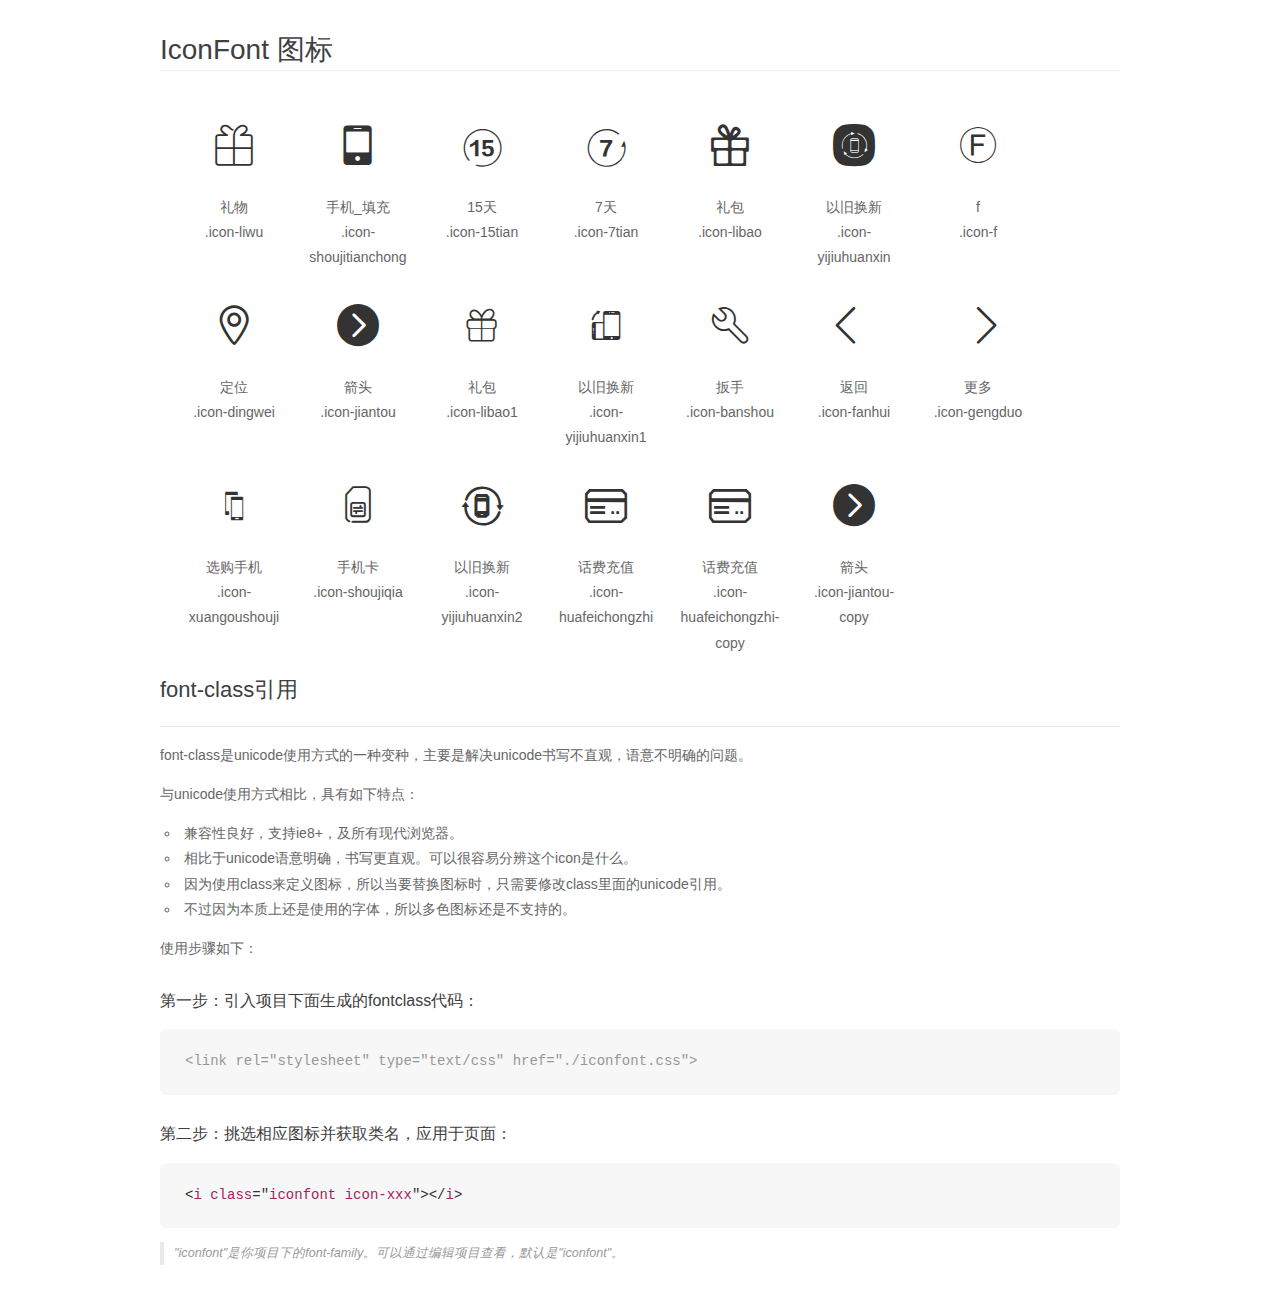
<file: img-png/demo_fontclass.html>
<!DOCTYPE html>
<html>
<head>
    <meta charset="utf-8"/>
    <title>IconFont</title>
    <link rel="stylesheet" href="demo.css">
    <link rel="stylesheet" href="iconfont.css">
</head>
<body>
    <div class="main markdown">
        <h1>IconFont 图标</h1>
        <ul class="icon_lists clear">
            
                <li>
                <i class="icon iconfont icon-liwu"></i>
                    <div class="name">礼物</div>
                    <div class="fontclass">.icon-liwu</div>
                </li>
            
                <li>
                <i class="icon iconfont icon-shoujitianchong"></i>
                    <div class="name">手机_填充</div>
                    <div class="fontclass">.icon-shoujitianchong</div>
                </li>
            
                <li>
                <i class="icon iconfont icon-15tian"></i>
                    <div class="name">15天</div>
                    <div class="fontclass">.icon-15tian</div>
                </li>
            
                <li>
                <i class="icon iconfont icon-7tian"></i>
                    <div class="name">7天</div>
                    <div class="fontclass">.icon-7tian</div>
                </li>
            
                <li>
                <i class="icon iconfont icon-libao"></i>
                    <div class="name">礼包</div>
                    <div class="fontclass">.icon-libao</div>
                </li>
            
                <li>
                <i class="icon iconfont icon-yijiuhuanxin"></i>
                    <div class="name">以旧换新</div>
                    <div class="fontclass">.icon-yijiuhuanxin</div>
                </li>
            
                <li>
                <i class="icon iconfont icon-f"></i>
                    <div class="name">f</div>
                    <div class="fontclass">.icon-f</div>
                </li>
            
                <li>
                <i class="icon iconfont icon-dingwei"></i>
                    <div class="name">定位</div>
                    <div class="fontclass">.icon-dingwei</div>
                </li>
            
                <li>
                <i class="icon iconfont icon-jiantou"></i>
                    <div class="name">箭头</div>
                    <div class="fontclass">.icon-jiantou</div>
                </li>
            
                <li>
                <i class="icon iconfont icon-libao1"></i>
                    <div class="name">礼包</div>
                    <div class="fontclass">.icon-libao1</div>
                </li>
            
                <li>
                <i class="icon iconfont icon-yijiuhuanxin1"></i>
                    <div class="name">以旧换新</div>
                    <div class="fontclass">.icon-yijiuhuanxin1</div>
                </li>
            
                <li>
                <i class="icon iconfont icon-banshou"></i>
                    <div class="name">扳手</div>
                    <div class="fontclass">.icon-banshou</div>
                </li>
            
                <li>
                <i class="icon iconfont icon-fanhui"></i>
                    <div class="name">返回</div>
                    <div class="fontclass">.icon-fanhui</div>
                </li>
            
                <li>
                <i class="icon iconfont icon-gengduo"></i>
                    <div class="name">更多</div>
                    <div class="fontclass">.icon-gengduo</div>
                </li>
            
                <li>
                <i class="icon iconfont icon-xuangoushouji"></i>
                    <div class="name">选购手机</div>
                    <div class="fontclass">.icon-xuangoushouji</div>
                </li>
            
                <li>
                <i class="icon iconfont icon-shoujiqia"></i>
                    <div class="name">手机卡</div>
                    <div class="fontclass">.icon-shoujiqia</div>
                </li>
            
                <li>
                <i class="icon iconfont icon-yijiuhuanxin2"></i>
                    <div class="name">以旧换新</div>
                    <div class="fontclass">.icon-yijiuhuanxin2</div>
                </li>
            
                <li>
                <i class="icon iconfont icon-huafeichongzhi"></i>
                    <div class="name">话费充值</div>
                    <div class="fontclass">.icon-huafeichongzhi</div>
                </li>
            
                <li>
                <i class="icon iconfont icon-huafeichongzhi-copy"></i>
                    <div class="name">话费充值</div>
                    <div class="fontclass">.icon-huafeichongzhi-copy</div>
                </li>
            
                <li>
                <i class="icon iconfont icon-jiantou-copy"></i>
                    <div class="name">箭头</div>
                    <div class="fontclass">.icon-jiantou-copy</div>
                </li>
            
        </ul>

        <h2 id="font-class-">font-class引用</h2>
        <hr>

        <p>font-class是unicode使用方式的一种变种，主要是解决unicode书写不直观，语意不明确的问题。</p>
        <p>与unicode使用方式相比，具有如下特点：</p>
        <ul>
        <li>兼容性良好，支持ie8+，及所有现代浏览器。</li>
        <li>相比于unicode语意明确，书写更直观。可以很容易分辨这个icon是什么。</li>
        <li>因为使用class来定义图标，所以当要替换图标时，只需要修改class里面的unicode引用。</li>
        <li>不过因为本质上还是使用的字体，所以多色图标还是不支持的。</li>
        </ul>
        <p>使用步骤如下：</p>
        <h3 id="-fontclass-">第一步：引入项目下面生成的fontclass代码：</h3>


        <pre><code class="lang-js hljs javascript"><span class="hljs-comment">&lt;link rel="stylesheet" type="text/css" href="./iconfont.css"&gt;</span></code></pre>
        <h3 id="-">第二步：挑选相应图标并获取类名，应用于页面：</h3>
        <pre><code class="lang-css hljs">&lt;<span class="hljs-selector-tag">i</span> <span class="hljs-selector-tag">class</span>="<span class="hljs-selector-tag">iconfont</span> <span class="hljs-selector-tag">icon-xxx</span>"&gt;&lt;/<span class="hljs-selector-tag">i</span>&gt;</code></pre>
        <blockquote>
        <p>"iconfont"是你项目下的font-family。可以通过编辑项目查看，默认是"iconfont"。</p>
        </blockquote>
    </div>
</body>
</html>
</file>
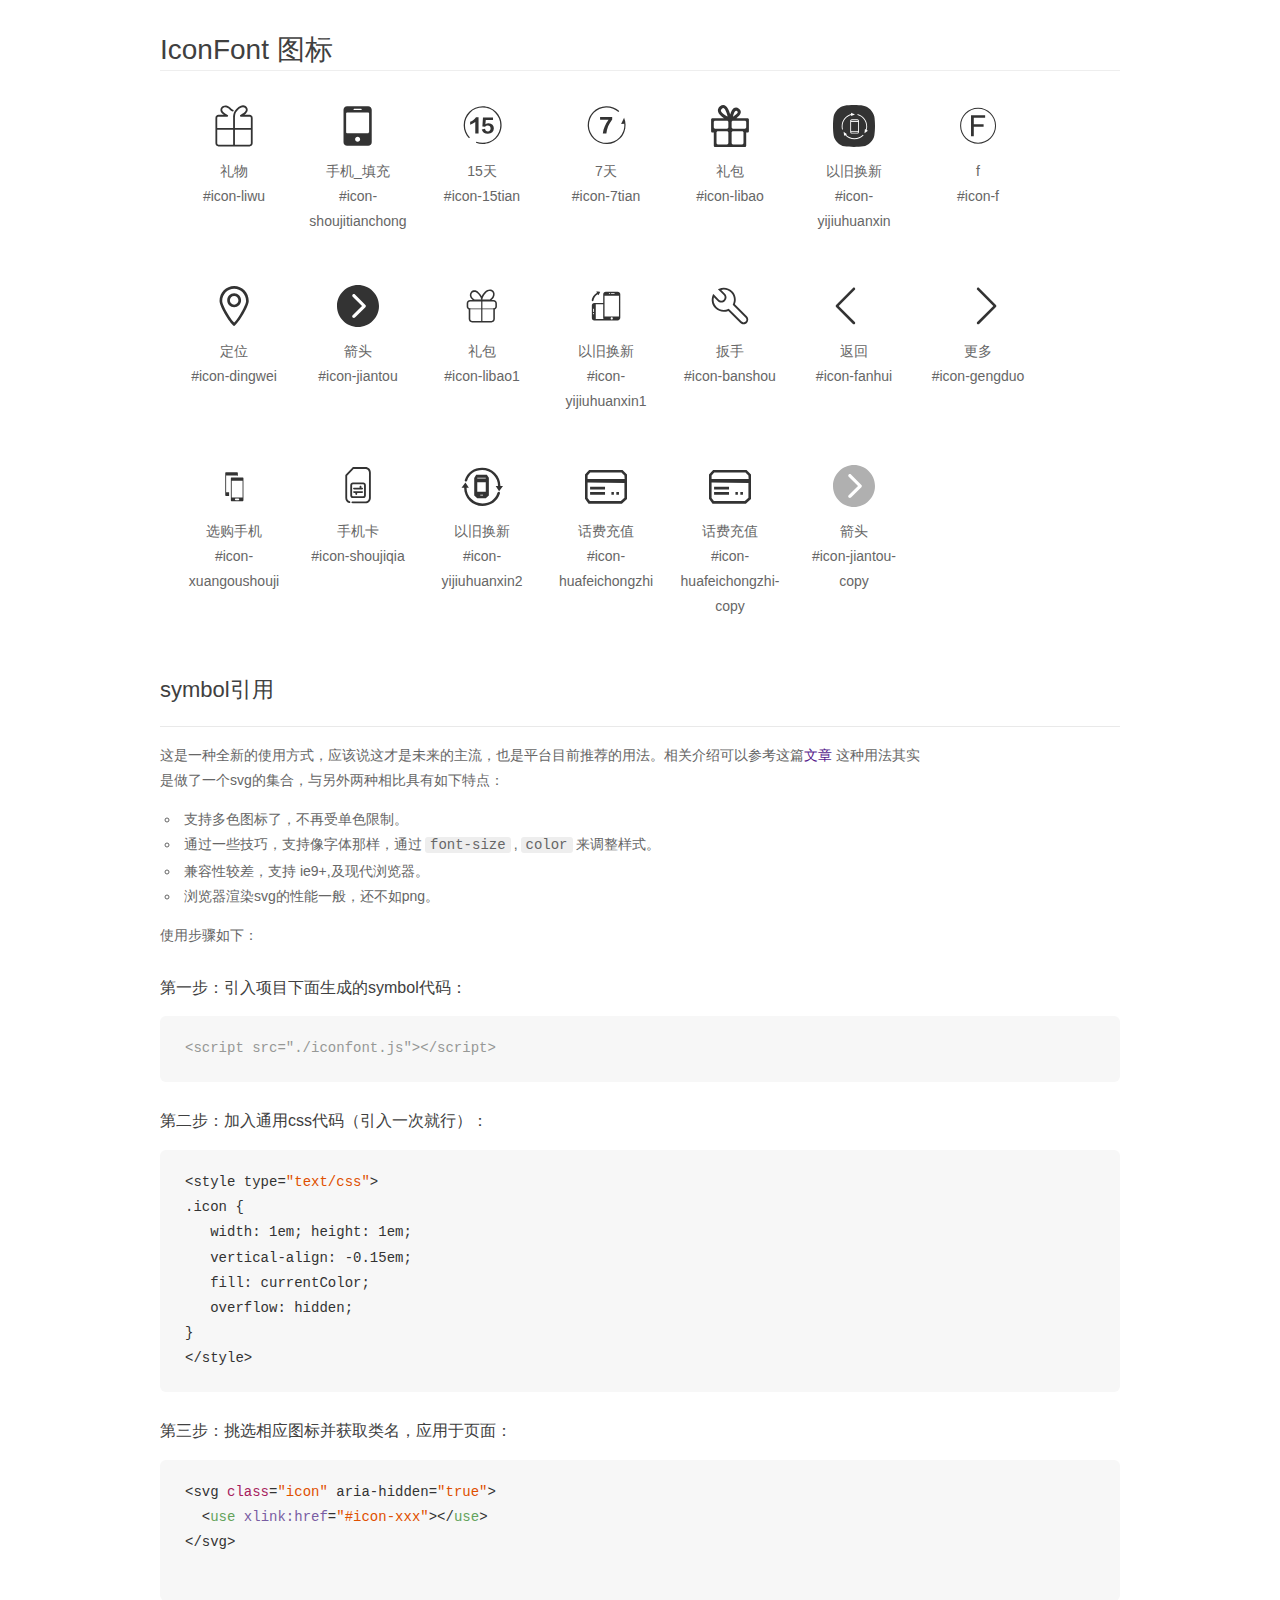
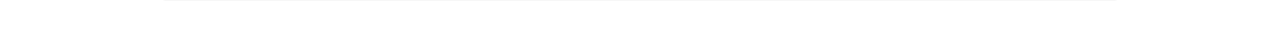
<file: img-png/demo_symbol.html>
<!DOCTYPE html>
<html>
<head>
    <meta charset="utf-8"/>
    <title>IconFont</title>
    <link rel="stylesheet" href="demo.css">
    <script src="iconfont.js"></script>

    <style type="text/css">
        .icon {
          /* 通过设置 font-size 来改变图标大小 */
          width: 1em; height: 1em;
          /* 图标和文字相邻时，垂直对齐 */
          vertical-align: -0.15em;
          /* 通过设置 color 来改变 SVG 的颜色/fill */
          fill: currentColor;
          /* path 和 stroke 溢出 viewBox 部分在 IE 下会显示
             normalize.css 中也包含这行 */
          overflow: hidden;
        }

    </style>
</head>
<body>
    <div class="main markdown">
        <h1>IconFont 图标</h1>
        <ul class="icon_lists clear">
            
                <li>
                    <svg class="icon" aria-hidden="true">
                        <use xlink:href="#icon-liwu"></use>
                    </svg>
                    <div class="name">礼物</div>
                    <div class="fontclass">#icon-liwu</div>
                </li>
            
                <li>
                    <svg class="icon" aria-hidden="true">
                        <use xlink:href="#icon-shoujitianchong"></use>
                    </svg>
                    <div class="name">手机_填充</div>
                    <div class="fontclass">#icon-shoujitianchong</div>
                </li>
            
                <li>
                    <svg class="icon" aria-hidden="true">
                        <use xlink:href="#icon-15tian"></use>
                    </svg>
                    <div class="name">15天</div>
                    <div class="fontclass">#icon-15tian</div>
                </li>
            
                <li>
                    <svg class="icon" aria-hidden="true">
                        <use xlink:href="#icon-7tian"></use>
                    </svg>
                    <div class="name">7天</div>
                    <div class="fontclass">#icon-7tian</div>
                </li>
            
                <li>
                    <svg class="icon" aria-hidden="true">
                        <use xlink:href="#icon-libao"></use>
                    </svg>
                    <div class="name">礼包</div>
                    <div class="fontclass">#icon-libao</div>
                </li>
            
                <li>
                    <svg class="icon" aria-hidden="true">
                        <use xlink:href="#icon-yijiuhuanxin"></use>
                    </svg>
                    <div class="name">以旧换新</div>
                    <div class="fontclass">#icon-yijiuhuanxin</div>
                </li>
            
                <li>
                    <svg class="icon" aria-hidden="true">
                        <use xlink:href="#icon-f"></use>
                    </svg>
                    <div class="name">f</div>
                    <div class="fontclass">#icon-f</div>
                </li>
            
                <li>
                    <svg class="icon" aria-hidden="true">
                        <use xlink:href="#icon-dingwei"></use>
                    </svg>
                    <div class="name">定位</div>
                    <div class="fontclass">#icon-dingwei</div>
                </li>
            
                <li>
                    <svg class="icon" aria-hidden="true">
                        <use xlink:href="#icon-jiantou"></use>
                    </svg>
                    <div class="name">箭头</div>
                    <div class="fontclass">#icon-jiantou</div>
                </li>
            
                <li>
                    <svg class="icon" aria-hidden="true">
                        <use xlink:href="#icon-libao1"></use>
                    </svg>
                    <div class="name">礼包</div>
                    <div class="fontclass">#icon-libao1</div>
                </li>
            
                <li>
                    <svg class="icon" aria-hidden="true">
                        <use xlink:href="#icon-yijiuhuanxin1"></use>
                    </svg>
                    <div class="name">以旧换新</div>
                    <div class="fontclass">#icon-yijiuhuanxin1</div>
                </li>
            
                <li>
                    <svg class="icon" aria-hidden="true">
                        <use xlink:href="#icon-banshou"></use>
                    </svg>
                    <div class="name">扳手</div>
                    <div class="fontclass">#icon-banshou</div>
                </li>
            
                <li>
                    <svg class="icon" aria-hidden="true">
                        <use xlink:href="#icon-fanhui"></use>
                    </svg>
                    <div class="name">返回</div>
                    <div class="fontclass">#icon-fanhui</div>
                </li>
            
                <li>
                    <svg class="icon" aria-hidden="true">
                        <use xlink:href="#icon-gengduo"></use>
                    </svg>
                    <div class="name">更多</div>
                    <div class="fontclass">#icon-gengduo</div>
                </li>
            
                <li>
                    <svg class="icon" aria-hidden="true">
                        <use xlink:href="#icon-xuangoushouji"></use>
                    </svg>
                    <div class="name">选购手机</div>
                    <div class="fontclass">#icon-xuangoushouji</div>
                </li>
            
                <li>
                    <svg class="icon" aria-hidden="true">
                        <use xlink:href="#icon-shoujiqia"></use>
                    </svg>
                    <div class="name">手机卡</div>
                    <div class="fontclass">#icon-shoujiqia</div>
                </li>
            
                <li>
                    <svg class="icon" aria-hidden="true">
                        <use xlink:href="#icon-yijiuhuanxin2"></use>
                    </svg>
                    <div class="name">以旧换新</div>
                    <div class="fontclass">#icon-yijiuhuanxin2</div>
                </li>
            
                <li>
                    <svg class="icon" aria-hidden="true">
                        <use xlink:href="#icon-huafeichongzhi"></use>
                    </svg>
                    <div class="name">话费充值</div>
                    <div class="fontclass">#icon-huafeichongzhi</div>
                </li>
            
                <li>
                    <svg class="icon" aria-hidden="true">
                        <use xlink:href="#icon-huafeichongzhi-copy"></use>
                    </svg>
                    <div class="name">话费充值</div>
                    <div class="fontclass">#icon-huafeichongzhi-copy</div>
                </li>
            
                <li>
                    <svg class="icon" aria-hidden="true">
                        <use xlink:href="#icon-jiantou-copy"></use>
                    </svg>
                    <div class="name">箭头</div>
                    <div class="fontclass">#icon-jiantou-copy</div>
                </li>
            
        </ul>


        <h2 id="symbol-">symbol引用</h2>
        <hr>

        <p>这是一种全新的使用方式，应该说这才是未来的主流，也是平台目前推荐的用法。相关介绍可以参考这篇<a href="">文章</a>
        这种用法其实是做了一个svg的集合，与另外两种相比具有如下特点：</p>
        <ul>
          <li>支持多色图标了，不再受单色限制。</li>
          <li>通过一些技巧，支持像字体那样，通过<code>font-size</code>,<code>color</code>来调整样式。</li>
          <li>兼容性较差，支持 ie9+,及现代浏览器。</li>
          <li>浏览器渲染svg的性能一般，还不如png。</li>
        </ul>
        <p>使用步骤如下：</p>
        <h3 id="-symbol-">第一步：引入项目下面生成的symbol代码：</h3>
        <pre><code class="lang-js hljs javascript"><span class="hljs-comment">&lt;script src="./iconfont.js"&gt;&lt;/script&gt;</span></code></pre>
        <h3 id="-css-">第二步：加入通用css代码（引入一次就行）：</h3>
        <pre><code class="lang-js hljs javascript">&lt;style type=<span class="hljs-string">"text/css"</span>&gt;
.icon {
   width: <span class="hljs-number">1</span>em; height: <span class="hljs-number">1</span>em;
   vertical-align: <span class="hljs-number">-0.15</span>em;
   fill: currentColor;
   overflow: hidden;
}
&lt;<span class="hljs-regexp">/style&gt;</span></code></pre>
        <h3 id="-">第三步：挑选相应图标并获取类名，应用于页面：</h3>
        <pre><code class="lang-js hljs javascript">&lt;svg <span class="hljs-class"><span class="hljs-keyword">class</span></span>=<span class="hljs-string">"icon"</span> aria-hidden=<span class="hljs-string">"true"</span>&gt;<span class="xml"><span class="hljs-tag">
  &lt;<span class="hljs-name">use</span> <span class="hljs-attr">xlink:href</span>=<span class="hljs-string">"#icon-xxx"</span>&gt;</span><span class="hljs-tag">&lt;/<span class="hljs-name">use</span>&gt;</span>
</span>&lt;<span class="hljs-regexp">/svg&gt;
        </span></code></pre>
    </div>
</body>
</html>
</file>
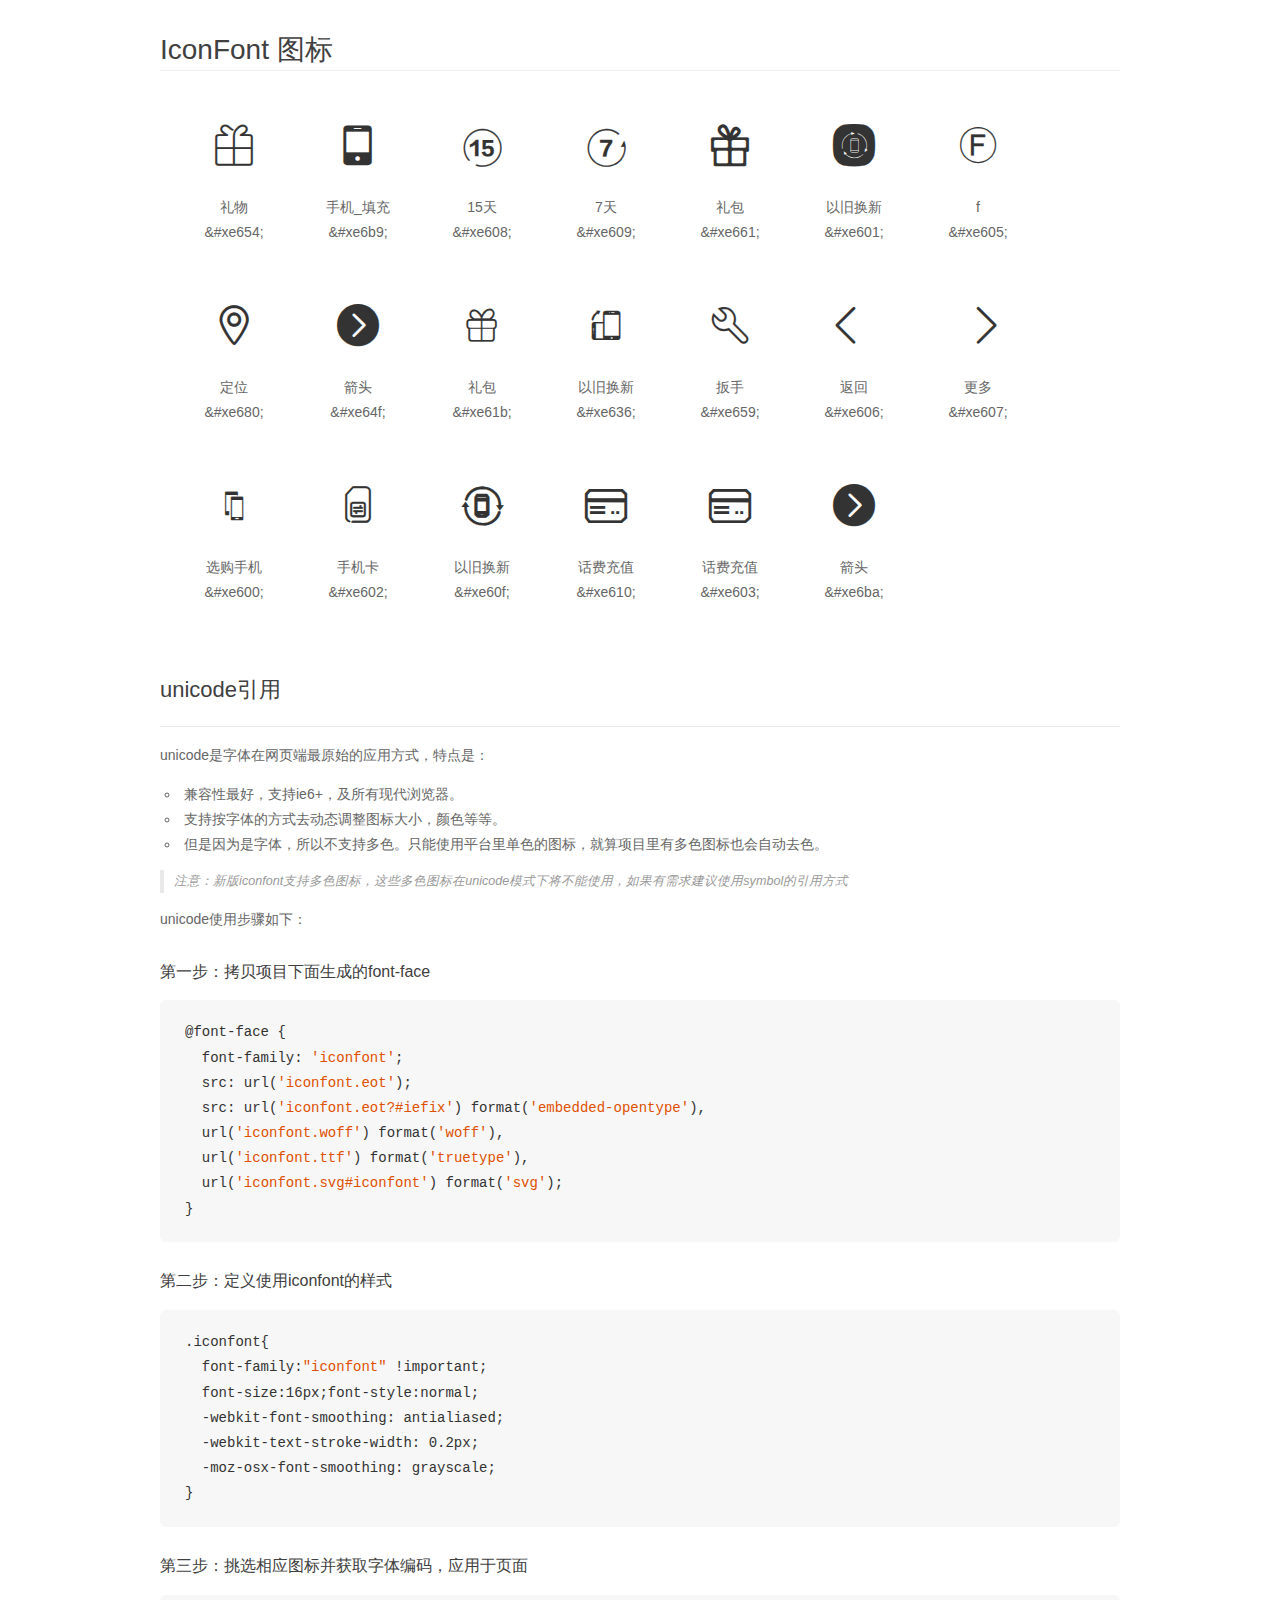
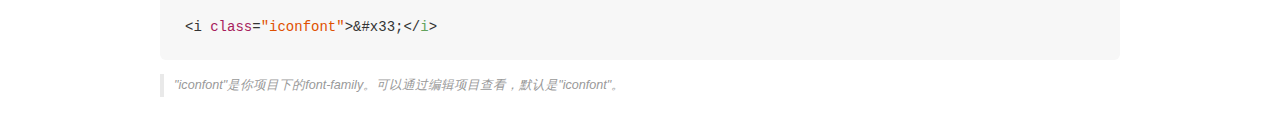
<file: img-png/demo_unicode.html>
<!DOCTYPE html>
<html>
<head>
    <meta charset="utf-8"/>
    <title>IconFont</title>
    <link rel="stylesheet" href="demo.css">

    <style type="text/css">

        @font-face {font-family: "iconfont";
          src: url('iconfont.eot'); /* IE9*/
          src: url('iconfont.eot#iefix') format('embedded-opentype'), /* IE6-IE8 */
          url('iconfont.woff') format('woff'), /* chrome, firefox */
          url('iconfont.ttf') format('truetype'), /* chrome, firefox, opera, Safari, Android, iOS 4.2+*/
          url('iconfont.svg#iconfont') format('svg'); /* iOS 4.1- */
        }

        .iconfont {
          font-family:"iconfont" !important;
          font-size:16px;
          font-style:normal;
          -webkit-font-smoothing: antialiased;
          -webkit-text-stroke-width: 0.2px;
          -moz-osx-font-smoothing: grayscale;
        }

    </style>
</head>
<body>
    <div class="main markdown">
        <h1>IconFont 图标</h1>
        <ul class="icon_lists clear">
            
                <li>
                <i class="icon iconfont">&#xe654;</i>
                    <div class="name">礼物</div>
                    <div class="code">&amp;#xe654;</div>
                </li>
            
                <li>
                <i class="icon iconfont">&#xe6b9;</i>
                    <div class="name">手机_填充</div>
                    <div class="code">&amp;#xe6b9;</div>
                </li>
            
                <li>
                <i class="icon iconfont">&#xe608;</i>
                    <div class="name">15天</div>
                    <div class="code">&amp;#xe608;</div>
                </li>
            
                <li>
                <i class="icon iconfont">&#xe609;</i>
                    <div class="name">7天</div>
                    <div class="code">&amp;#xe609;</div>
                </li>
            
                <li>
                <i class="icon iconfont">&#xe661;</i>
                    <div class="name">礼包</div>
                    <div class="code">&amp;#xe661;</div>
                </li>
            
                <li>
                <i class="icon iconfont">&#xe601;</i>
                    <div class="name">以旧换新</div>
                    <div class="code">&amp;#xe601;</div>
                </li>
            
                <li>
                <i class="icon iconfont">&#xe605;</i>
                    <div class="name">f</div>
                    <div class="code">&amp;#xe605;</div>
                </li>
            
                <li>
                <i class="icon iconfont">&#xe680;</i>
                    <div class="name">定位</div>
                    <div class="code">&amp;#xe680;</div>
                </li>
            
                <li>
                <i class="icon iconfont">&#xe64f;</i>
                    <div class="name">箭头</div>
                    <div class="code">&amp;#xe64f;</div>
                </li>
            
                <li>
                <i class="icon iconfont">&#xe61b;</i>
                    <div class="name">礼包</div>
                    <div class="code">&amp;#xe61b;</div>
                </li>
            
                <li>
                <i class="icon iconfont">&#xe636;</i>
                    <div class="name">以旧换新</div>
                    <div class="code">&amp;#xe636;</div>
                </li>
            
                <li>
                <i class="icon iconfont">&#xe659;</i>
                    <div class="name">扳手</div>
                    <div class="code">&amp;#xe659;</div>
                </li>
            
                <li>
                <i class="icon iconfont">&#xe606;</i>
                    <div class="name">返回</div>
                    <div class="code">&amp;#xe606;</div>
                </li>
            
                <li>
                <i class="icon iconfont">&#xe607;</i>
                    <div class="name">更多</div>
                    <div class="code">&amp;#xe607;</div>
                </li>
            
                <li>
                <i class="icon iconfont">&#xe600;</i>
                    <div class="name">选购手机</div>
                    <div class="code">&amp;#xe600;</div>
                </li>
            
                <li>
                <i class="icon iconfont">&#xe602;</i>
                    <div class="name">手机卡</div>
                    <div class="code">&amp;#xe602;</div>
                </li>
            
                <li>
                <i class="icon iconfont">&#xe60f;</i>
                    <div class="name">以旧换新</div>
                    <div class="code">&amp;#xe60f;</div>
                </li>
            
                <li>
                <i class="icon iconfont">&#xe610;</i>
                    <div class="name">话费充值</div>
                    <div class="code">&amp;#xe610;</div>
                </li>
            
                <li>
                <i class="icon iconfont">&#xe603;</i>
                    <div class="name">话费充值</div>
                    <div class="code">&amp;#xe603;</div>
                </li>
            
                <li>
                <i class="icon iconfont">&#xe6ba;</i>
                    <div class="name">箭头</div>
                    <div class="code">&amp;#xe6ba;</div>
                </li>
            
        </ul>
        <h2 id="unicode-">unicode引用</h2>
        <hr>

        <p>unicode是字体在网页端最原始的应用方式，特点是：</p>
        <ul>
        <li>兼容性最好，支持ie6+，及所有现代浏览器。</li>
        <li>支持按字体的方式去动态调整图标大小，颜色等等。</li>
        <li>但是因为是字体，所以不支持多色。只能使用平台里单色的图标，就算项目里有多色图标也会自动去色。</li>
        </ul>
        <blockquote>
        <p>注意：新版iconfont支持多色图标，这些多色图标在unicode模式下将不能使用，如果有需求建议使用symbol的引用方式</p>
        </blockquote>
        <p>unicode使用步骤如下：</p>
        <h3 id="-font-face">第一步：拷贝项目下面生成的font-face</h3>
        <pre><code class="lang-js hljs javascript">@font-face {
  font-family: <span class="hljs-string">'iconfont'</span>;
  src: url(<span class="hljs-string">'iconfont.eot'</span>);
  src: url(<span class="hljs-string">'iconfont.eot?#iefix'</span>) format(<span class="hljs-string">'embedded-opentype'</span>),
  url(<span class="hljs-string">'iconfont.woff'</span>) format(<span class="hljs-string">'woff'</span>),
  url(<span class="hljs-string">'iconfont.ttf'</span>) format(<span class="hljs-string">'truetype'</span>),
  url(<span class="hljs-string">'iconfont.svg#iconfont'</span>) format(<span class="hljs-string">'svg'</span>);
}
</code></pre>
        <h3 id="-iconfont-">第二步：定义使用iconfont的样式</h3>
        <pre><code class="lang-js hljs javascript">.iconfont{
  font-family:<span class="hljs-string">"iconfont"</span> !important;
  font-size:<span class="hljs-number">16</span>px;font-style:normal;
  -webkit-font-smoothing: antialiased;
  -webkit-text-stroke-width: <span class="hljs-number">0.2</span>px;
  -moz-osx-font-smoothing: grayscale;
}
</code></pre>
        <h3 id="-">第三步：挑选相应图标并获取字体编码，应用于页面</h3>
        <pre><code class="lang-js hljs javascript">&lt;i <span class="hljs-class"><span class="hljs-keyword">class</span></span>=<span class="hljs-string">"iconfont"</span>&gt;&amp;#x33;<span class="xml"><span class="hljs-tag">&lt;/<span class="hljs-name">i</span>&gt;</span></span></code></pre>

        <blockquote>
        <p>"iconfont"是你项目下的font-family。可以通过编辑项目查看，默认是"iconfont"。</p>
        </blockquote>
    </div>


</body>
</html>
</file>
<file: img-png/iconfont.css>
@font-face {font-family: "iconfont";
  src: url('iconfont.eot?t=1515672153131'); /* IE9*/
  src: url('iconfont.eot?t=1515672153131#iefix') format('embedded-opentype'), /* IE6-IE8 */
  url('[data-uri]') format('woff'),
  url('iconfont.ttf?t=1515672153131') format('truetype'), /* chrome, firefox, opera, Safari, Android, iOS 4.2+*/
  url('iconfont.svg?t=1515672153131#iconfont') format('svg'); /* iOS 4.1- */
}

.iconfont {
  font-family:"iconfont" !important;
  font-size:16px;
  font-style:normal;
  -webkit-font-smoothing: antialiased;
  -moz-osx-font-smoothing: grayscale;
}

.icon-liwu:before { content: "\e654"; }

.icon-shoujitianchong:before { content: "\e6b9"; }

.icon-15tian:before { content: "\e608"; }

.icon-7tian:before { content: "\e609"; }

.icon-libao:before { content: "\e661"; }

.icon-yijiuhuanxin:before { content: "\e601"; }

.icon-f:before { content: "\e605"; }

.icon-dingwei:before { content: "\e680"; }

.icon-jiantou:before { content: "\e64f"; }

.icon-libao1:before { content: "\e61b"; }

.icon-yijiuhuanxin1:before { content: "\e636"; }

.icon-banshou:before { content: "\e659"; }

.icon-fanhui:before { content: "\e606"; }

.icon-gengduo:before { content: "\e607"; }

.icon-xuangoushouji:before { content: "\e600"; }

.icon-shoujiqia:before { content: "\e602"; }

.icon-yijiuhuanxin2:before { content: "\e60f"; }

.icon-huafeichongzhi:before { content: "\e610"; }

.icon-huafeichongzhi-copy:before { content: "\e603"; }

.icon-jiantou-copy:before { content: "\e6ba"; }
</file>
<file: img-png/demo.css>
*{margin: 0;padding: 0;list-style: none;}
/*
KISSY CSS Reset
理念：1. reset 的目的不是清除浏览器的默认样式，这仅是部分工作。清除和重置是紧密不可分的。
2. reset 的目的不是让默认样式在所有浏览器下一致，而是减少默认样式有可能带来的问题。
3. reset 期望提供一套普适通用的基础样式。但没有银弹，推荐根据具体需求，裁剪和修改后再使用。
特色：1. 适应中文；2. 基于最新主流浏览器。
维护：玉伯<lifesinger@gmail.com>, 正淳<ragecarrier@gmail.com>
 */

/** 清除内外边距 **/
body, h1, h2, h3, h4, h5, h6, hr, p, blockquote, /* structural elements 结构元素 */
dl, dt, dd, ul, ol, li, /* list elements 列表元素 */
pre, /* text formatting elements 文本格式元素 */
form, fieldset, legend, button, input, textarea, /* form elements 表单元素 */
th, td /* table elements 表格元素 */ {
  margin: 0;
  padding: 0;
}

/** 设置默认字体 **/
body,
button, input, select, textarea /* for ie */ {
  font: 12px/1.5 tahoma, arial, \5b8b\4f53, sans-serif;
}
h1, h2, h3, h4, h5, h6 { font-size: 100%; }
address, cite, dfn, em, var { font-style: normal; } /* 将斜体扶正 */
code, kbd, pre, samp { font-family: courier new, courier, monospace; } /* 统一等宽字体 */
small { font-size: 12px; } /* 小于 12px 的中文很难阅读，让 small 正常化 */

/** 重置列表元素 **/
ul, ol { list-style: none; }

/** 重置文本格式元素 **/
a { text-decoration: none; }
a:hover { text-decoration: underline; }


/** 重置表单元素 **/
legend { color: #000; } /* for ie6 */
fieldset, img { border: 0; } /* img 搭车：让链接里的 img 无边框 */
button, input, select, textarea { font-size: 100%; } /* 使得表单元素在 ie 下能继承字体大小 */
/* 注：optgroup 无法扶正 */

/** 重置表格元素 **/
table { border-collapse: collapse; border-spacing: 0; }

/* 清除浮动 */
.ks-clear:after, .clear:after {
  content: '\20';
  display: block;
  height: 0;
  clear: both;
}
.ks-clear, .clear {
  *zoom: 1;
}

.main {
  padding: 30px 100px;
width: 960px;
margin: 0 auto;
}
.main h1{font-size:36px; color:#333; text-align:left;margin-bottom:30px; border-bottom: 1px solid #eee;}

.helps{margin-top:40px;}
.helps pre{
  padding:20px;
  margin:10px 0;
  border:solid 1px #e7e1cd;
  background-color: #fffdef;
  overflow: auto;
}

.icon_lists{
  width: 100% !important;

}

.icon_lists li{
  float:left;
  width: 100px;
  height:180px;
  text-align: center;
  list-style: none !important;
}
.icon_lists .icon{
  font-size: 42px;
  line-height: 100px;
  margin: 10px 0;
  color:#333;
  -webkit-transition: font-size 0.25s ease-out 0s;
  -moz-transition: font-size 0.25s ease-out 0s;
  transition: font-size 0.25s ease-out 0s;

}
.icon_lists .icon:hover{
  font-size: 100px;
}



.markdown {
  color: #666;
  font-size: 14px;
  line-height: 1.8;
}

.highlight {
  line-height: 1.5;
}

.markdown img {
  vertical-align: middle;
  max-width: 100%;
}

.markdown h1 {
  color: #404040;
  font-weight: 500;
  line-height: 40px;
  margin-bottom: 24px;
}

.markdown h2,
.markdown h3,
.markdown h4,
.markdown h5,
.markdown h6 {
  color: #404040;
  margin: 1.6em 0 0.6em 0;
  font-weight: 500;
  clear: both;
}

.markdown h1 {
  font-size: 28px;
}

.markdown h2 {
  font-size: 22px;
}

.markdown h3 {
  font-size: 16px;
}

.markdown h4 {
  font-size: 14px;
}

.markdown h5 {
  font-size: 12px;
}

.markdown h6 {
  font-size: 12px;
}

.markdown hr {
  height: 1px;
  border: 0;
  background: #e9e9e9;
  margin: 16px 0;
  clear: both;
}

.markdown p,
.markdown pre {
  margin: 1em 0;
}

.markdown > p,
.markdown > blockquote,
.markdown > .highlight,
.markdown > ol,
.markdown > ul {
  width: 80%;
}

.markdown ul > li {
  list-style: circle;
}

.markdown > ul li,
.markdown blockquote ul > li {
  margin-left: 20px;
  padding-left: 4px;
}

.markdown > ul li p,
.markdown > ol li p {
  margin: 0.6em 0;
}

.markdown ol > li {
  list-style: decimal;
}

.markdown > ol li,
.markdown blockquote ol > li {
  margin-left: 20px;
  padding-left: 4px;
}

.markdown code {
  margin: 0 3px;
  padding: 0 5px;
  background: #eee;
  border-radius: 3px;
}

.markdown pre {
  border-radius: 6px;
  background: #f7f7f7;
  padding: 20px;
}

.markdown pre code {
  border: none;
  background: #f7f7f7;
  margin: 0;
}

.markdown strong,
.markdown b {
  font-weight: 600;
}

.markdown > table {
  border-collapse: collapse;
  border-spacing: 0px;
  empty-cells: show;
  border: 1px solid #e9e9e9;
  width: 95%;
  margin-bottom: 24px;
}

.markdown > table th {
  white-space: nowrap;
  color: #333;
  font-weight: 600;

}

.markdown > table th,
.markdown > table td {
  border: 1px solid #e9e9e9;
  padding: 8px 16px;
  text-align: left;
}

.markdown > table th {
  background: #F7F7F7;
}

.markdown blockquote {
  font-size: 90%;
  color: #999;
  border-left: 4px solid #e9e9e9;
  padding-left: 0.8em;
  margin: 1em 0;
  font-style: italic;
}

.markdown blockquote p {
  margin: 0;
}

.markdown .anchor {
  opacity: 0;
  transition: opacity 0.3s ease;
  margin-left: 8px;
}

.markdown .waiting {
  color: #ccc;
}

.markdown h1:hover .anchor,
.markdown h2:hover .anchor,
.markdown h3:hover .anchor,
.markdown h4:hover .anchor,
.markdown h5:hover .anchor,
.markdown h6:hover .anchor {
  opacity: 1;
  display: inline-block;
}

.markdown > br,
.markdown > p > br {
  clear: both;
}


.hljs {
  display: block;
  background: white;
  padding: 0.5em;
  color: #333333;
  overflow-x: auto;
}

.hljs-comment,
.hljs-meta {
  color: #969896;
}

.hljs-string,
.hljs-variable,
.hljs-template-variable,
.hljs-strong,
.hljs-emphasis,
.hljs-quote {
  color: #df5000;
}

.hljs-keyword,
.hljs-selector-tag,
.hljs-type {
  color: #a71d5d;
}

.hljs-literal,
.hljs-symbol,
.hljs-bullet,
.hljs-attribute {
  color: #0086b3;
}

.hljs-section,
.hljs-name {
  color: #63a35c;
}

.hljs-tag {
  color: #333333;
}

.hljs-title,
.hljs-attr,
.hljs-selector-id,
.hljs-selector-class,
.hljs-selector-attr,
.hljs-selector-pseudo {
  color: #795da3;
}

.hljs-addition {
  color: #55a532;
  background-color: #eaffea;
}

.hljs-deletion {
  color: #bd2c00;
  background-color: #ffecec;
}

.hljs-link {
  text-decoration: underline;
}

pre{
  background: #fff;
}
</file>
